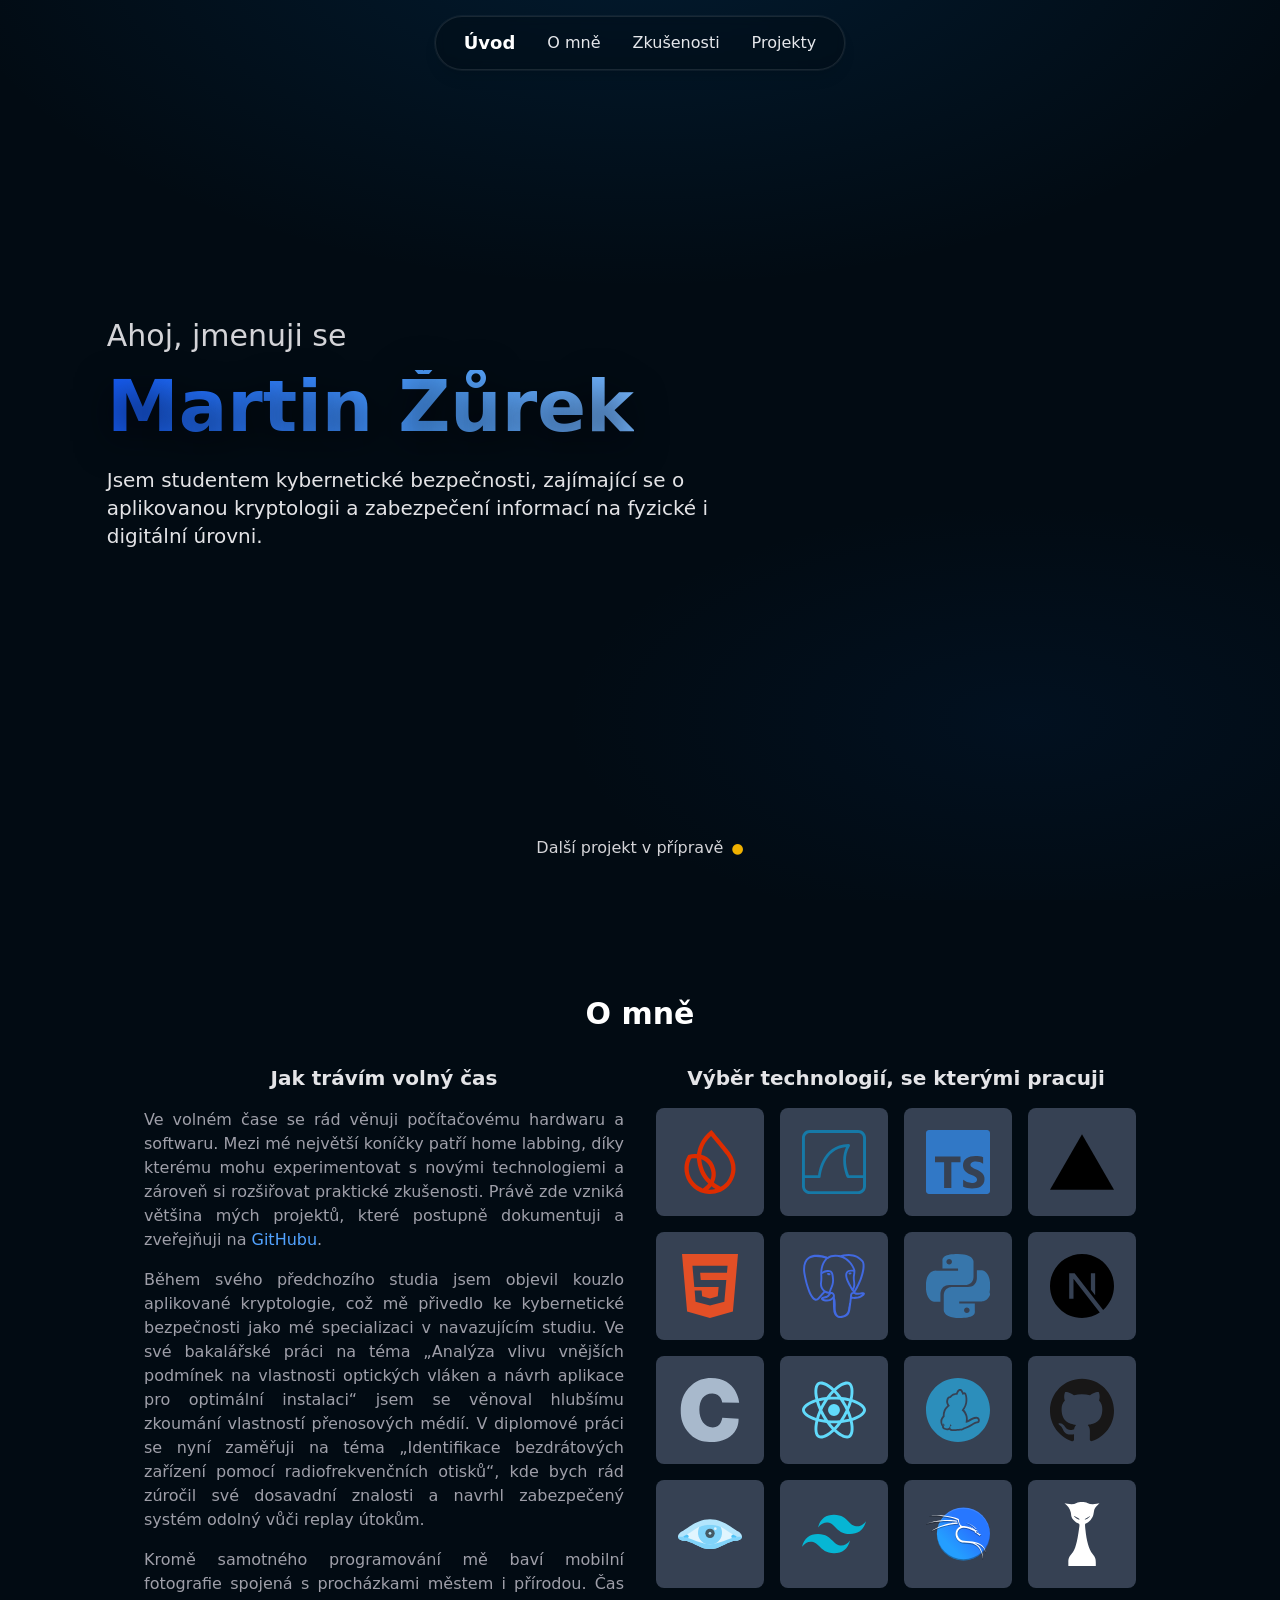
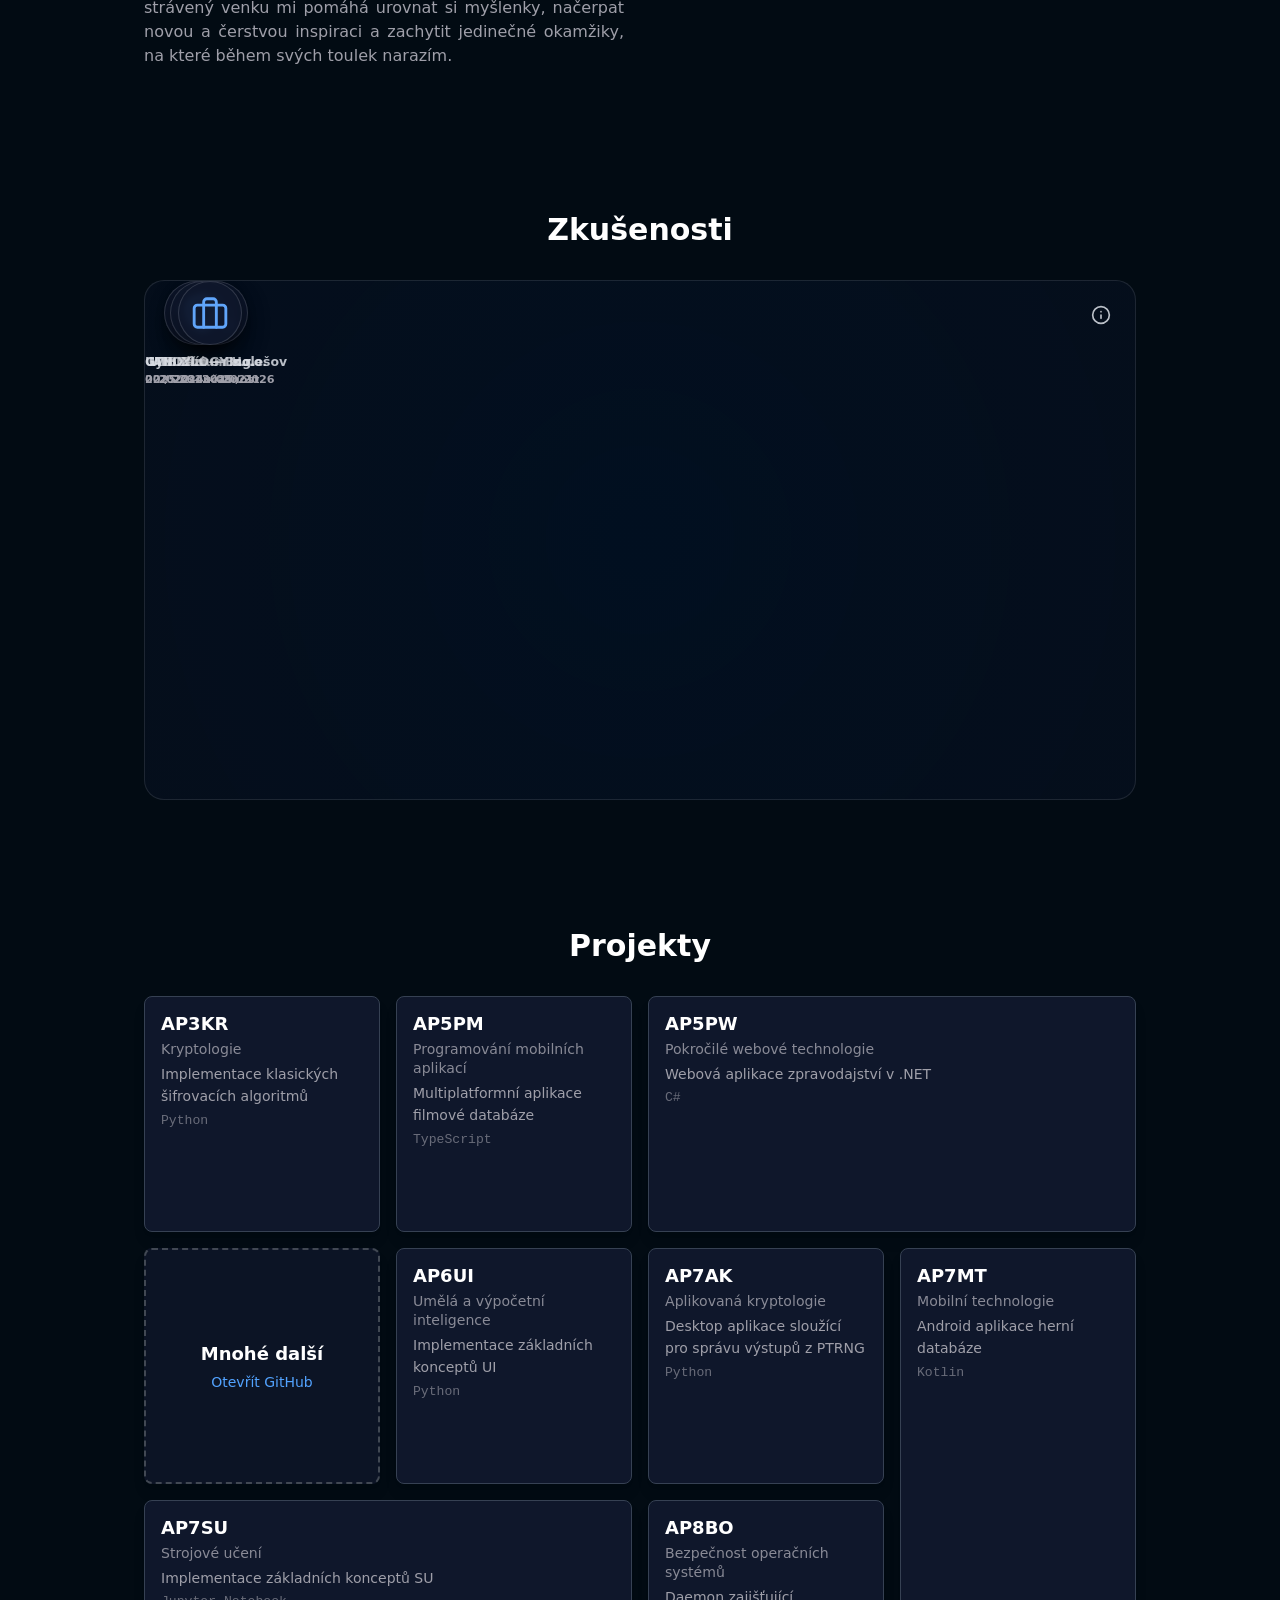
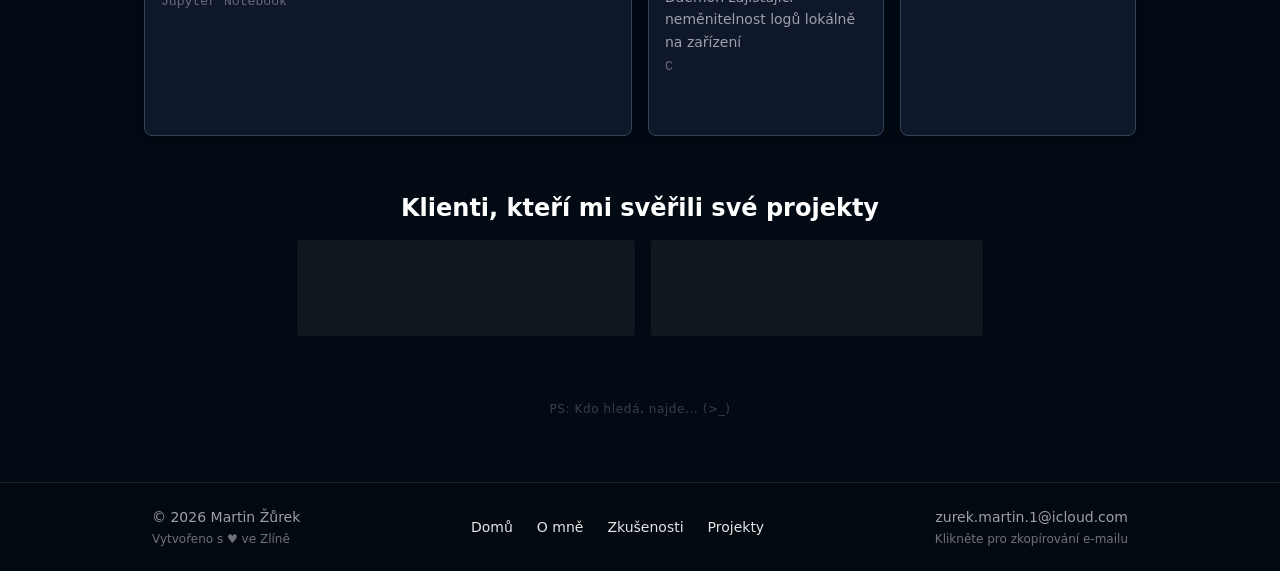
<file: index.html>
<!doctype html>
<html lang="cs" class="scroll-smooth">
    <head>
        <meta charset="UTF-8" />
        <meta name="viewport" content="width=device-width, initial-scale=1.0" />
        <title>Martin Žůrek — Portfolio</title>
        <meta name="description" content="Student kybernetické bezpečnosti, aplikované kryptologie a vývojář." />
        <meta name="author" content="Martin Žůrek" />
        <meta name="theme-color" content="#071018" />
        <meta name="robots" content="index, follow" />
        <link rel="canonical" href="https://zurekmartin.cz/" />
        <link rel="icon" href="https://zurekmartin.cz/assets/logos/zurekmartin_logo.png" type="image/png" />

        <meta property="og:title" content="Martin Žůrek — Portfolio" />
        <meta property="og:description" content="Student kybernetické bezpečnosti, aplikované kryptologie a vývojář." />
        <meta property="og:type" content="website" />
        <meta property="og:url" content="https://zurekmartin.cz/" />
        <meta property="og:image" content="https://zurekmartin.cz/assets/logos/zurekmartin_logo.png" />
        <meta property="og:locale" content="cs_CZ" />

        <meta name="twitter:card" content="summary_large_image" />
        <meta name="twitter:title" content="Martin Žůrek — Portfolio" />
        <meta name="twitter:description" content="Student kybernetické bezpečnosti, aplikované kryptologie a vývojář." />
        <meta name="twitter:image" content="https://zurekmartin.cz/assets/logos/zurekmartin_logo.png" />

        <meta http-equiv="Content-Security-Policy" content="default-src 'self'; script-src 'self'; style-src 'self' https://fonts.googleapis.com; font-src 'self' https://fonts.gstatic.com; img-src 'self' data: https:; connect-src 'self';" />

        <link rel="stylesheet" href="styles.css" />
        <script src="script.js" defer></script>
    </head>
    <body class="min-h-screen bg-[#071018] text-zinc-200 antialiased selection:bg-blue-500 selection:text-white">
        <a href="#main-content" class="sr-only focus:not-sr-only focus:fixed focus:top-4 focus:left-4 focus:z-100 focus:px-4 focus:py-2 focus:bg-blue-600 focus:text-white focus:rounded-md focus:shadow-lg">
            Přeskočit na obsah
        </a>

        <header class="fixed top-4 z-50 left-1/2 w-full max-w-4xl transform -translate-x-1/2">
            <div class="flex items-center justify-center gap-4 relative">
                <div class="desktop-pill backdrop-blur-xs border border-white/10 ring-1 ring-white/5 shadow-lg rounded-full px-6 py-3 bg-black/20">
                    <nav aria-label="Hlavní navigace" class="hidden md:block">
                        <ul id="desktop-nav" class="flex items-center gap-6 text-gray-200 text-sm sm:text-base">
                            <li><a href="#hero" class="nav-link hover:text-white/80 transition-all duration-200 focus:outline-none focus:ring-2 focus:ring-blue-400 rounded px-1" data-section="hero" aria-label="Přejít na úvodní sekci">Úvod</a></li>
                            <li><a href="#about" class="nav-link hover:text-white/80 transition-all duration-200 focus:outline-none focus:ring-2 focus:ring-blue-400 rounded px-1" data-section="about" aria-label="Přejít na sekci O mně">O mně</a></li>
                            <li><a href="#experience" class="nav-link hover:text-white/80 transition-all duration-200 focus:outline-none focus:ring-2 focus:ring-blue-400 rounded px-1" data-section="experience" aria-label="Přejít na sekci Zkušenosti">Zkušenosti</a></li>
                            <li><a href="#projects" class="nav-link hover:text-white/80 transition-all duration-200 focus:outline-none focus:ring-2 focus:ring-blue-400 rounded px-1" data-section="projects" aria-label="Přejít na sekci Projekty">Projekty</a></li>
                        </ul>
                    </nav>
                </div>
            </div>
        </header>

        <div class="mobile-button-container md:hidden" id="mobile-container">
            <div id="menu-btn" class="backdrop-blur-xs border border-white/10 ring-1 ring-white/5 shadow-lg rounded-full p-3 bg-black/20 text-white">
                <button type="button" id="icon-menu" class="mobile-menu-trigger focus:outline-none focus:ring-2 focus:ring-blue-400 rounded-full" aria-expanded="false" aria-label="Otevřít hlavní navigaci">
                    <svg xmlns="http://www.w3.org/2000/svg" class="w-6 h-6" fill="none" viewBox="0 0 24 24" stroke-width="1.5" stroke="currentColor" aria-hidden="true">
                        <path stroke-linecap="round" stroke-linejoin="round" d="M3.75 6.75h16.5M3.75 12h16.5m-16.5 5.25h16.5"/>
                    </svg>
                </button>

                <button type="button" id="panel-close" class="overlay-close focus:outline-none focus:ring-2 focus:ring-blue-400 rounded" aria-label="Zavřít menu">
                    <svg xmlns="http://www.w3.org/2000/svg" class="w-6 h-6" viewBox="0 0 24 24" fill="none" stroke-width="1.5" stroke="currentColor" aria-hidden="true">
                        <path stroke-linecap="round" stroke-linejoin="round" d="M6 18L18 6M6 6l12 12"/>
                    </svg>
                </button>

                <div class="panel-content" aria-hidden="true">
                    <nav class="overlay-nav" aria-label="Mobilní navigace">
                        <ul class="flex flex-col gap-2 text-gray-200 text-xl px-6 py-6">
                            <li><a href="#hero" class="nav-link text-center block hover:text-white/80 transition-all duration-200" data-section="hero" aria-label="Přejít na úvodní sekci">Úvod</a></li>
                            <li><a href="#about" class="nav-link text-center block hover:text-white/80 transition-all duration-200" data-section="about" aria-label="Přejít na sekci O mně">O mně</a></li>
                            <li><a href="#experience" class="nav-link text-center block hover:text-white/80 transition-all duration-200" data-section="experience" aria-label="Přejít na sekci Zkušenosti">Zkušenosti</a></li>
                            <li><a href="#projects" class="nav-link text-center block hover:text-white/80 transition-all duration-200" data-section="projects" aria-label="Přejít na sekci Projekty">Projekty</a></li>
                        </ul>
                    </nav>
                </div>
            </div>
        </div>

        <section id="hero" class="min-h-screen flex items-center justify-center relative text-white hero-bg" aria-label="Úvodní představení">
            <div id="hero-content" class="text-left px-4 max-w-5xl mx-auto relative z-10"></div>

            <div id="hero-hint" class="absolute bottom-10 left-1/2 transform -translate-x-1/2 text-center text-zinc-300 transition-opacity duration-100 z-10 pointer-events-none">
                <p>Další projekt v přípravě<span class="text-yellow-500 text-sm ml-2" aria-hidden="true">●</span></p>
            </div>
        </section>

        <main id="main-content" class="px-4 py-8 max-w-5xl mx-auto">
            <section id="about" class="py-16 scroll-mt-20" aria-labelledby="about-heading">
                <h2 id="about-heading" class="text-3xl font-bold text-white mb-8 text-center">O mně</h2>
                <div class="grid md:grid-cols-2 gap-8">
                    <article class="text-center md:text-left">
                        <h3 id="about-subheading" class="text-xl font-semibold mb-4 text-center"></h3>
                        <div id="about-paragraphs"></div>
                    </article>

                    <article class="text-center md:text-left">
                        <h3 id="tech-subheading" class="text-xl font-semibold mb-4 text-center"></h3>
                        <div id="logos-grid" class="grid grid-cols-4 gap-4" aria-label="Mřížka používaných technologií"></div>
                    </article>
                </div>
            </section>

            <section id="experience" class="py-16 scroll-mt-20" aria-labelledby="experience-heading">
                <h2 id="experience-heading" class="text-3xl font-bold text-white mb-8 text-center">Zkušenosti</h2>
                <div class="experience-container" id="experience-container">
                    <div class="experience-info-wrapper">
                        <button type="button" class="experience-info-trigger" aria-label="Nápověda k sekci zkušeností" aria-describedby="experience-tooltip-text" tabindex="0">
                            <svg class="w-5 h-5" viewBox="0 0 24 24" fill="none" stroke="currentColor" stroke-width="2" stroke-linecap="round" stroke-linejoin="round" aria-hidden="true">
                                <circle cx="12" cy="12" r="10"></circle>
                                <line x1="12" y1="16" x2="12" y2="12"></line>
                                <line x1="12" y1="8" x2="12.01" y2="8"></line>
                            </svg>
                        </button>
                        <div id="experience-tooltip-text" class="experience-info-tooltip" role="tooltip">
                            Kliknutím na položku zobrazíte více info.
                        </div>
                    </div>
                    <svg class="experience-svg" id="experience-svg" aria-hidden="true"></svg>
                    <div class="experience-nodes" id="experience-nodes"></div>
                </div>
            </section>

            <section id="projects" class="py-16 scroll-mt-20" aria-labelledby="proj-heading">
                <h2 id="proj-heading" class="text-3xl font-bold text-white mb-8 text-center">Projekty</h2>
                <div class="flex justify-center items-start pb-8">
                    <div id="bento-grid" class="bg-transparent max-w-5xl w-full grid gap-4" aria-label="Přehled vybraných projektů"></div>
                </div>

                <h3 id="clients-heading" class="text-2xl font-semibold text-white mb-4 mt-6 text-center"></h3>
                <div id="other-projects" class="mt-2 flex gap-4 justify-center items-center flex-wrap" aria-label="Logo klienti a spolupráce"></div>
            </section>

            <p class="hidden md:block text-center text-[12px] text-zinc-500/50 mb-8 select-none tracking-wider" aria-hidden="true">
                PS: Kdo hledá, najde... (&gt;_)
            </p>
        </main>

        <footer class="border-t border-white/10 bg-black/20 text-zinc-200 py-6">
            <div class="max-w-5xl mx-auto px-6 flex flex-col-reverse md:flex-row items-center justify-between gap-1 md:gap-0">
                <div class="flex flex-col-reverse md:flex-col text-center md:text-left gap-1 md:gap-0 md:space-y-1 py-0 md:py-0">
                    <p class="text-sm text-zinc-400 mt-1 md:mt-0">
                        © <span id="footer-year"></span>
                        <a id="footer-author-link" href="#" class="hover:text-white/80 transition-colors duration-200 focus:outline-none focus:ring-2 focus:ring-blue-400 rounded" target="_blank" rel="noopener noreferrer"></a>
                    </p>
                    <p id="footer-location" class="text-xs text-zinc-500"></p>
                </div>

                <nav class="hidden md:flex space-x-6 text-sm" aria-label="Navigace v patičce">
                    <a href="#hero" class="hover:text-white/80 focus:outline-none focus:ring-2 focus:ring-blue-400 rounded" aria-label="Domů">Domů</a>
                    <a href="#about" class="hover:text-white/80 focus:outline-none focus:ring-2 focus:ring-blue-400 rounded" aria-label="O mně">O mně</a>
                    <a href="#experience" class="hover:text-white/80 focus:outline-none focus:ring-2 focus:ring-blue-400 rounded" aria-label="Zkušenosti">Zkušenosti</a>
                    <a href="#projects" class="hover:text-white/80 focus:outline-none focus:ring-2 focus:ring-blue-400 rounded" aria-label="Projekty">Projekty</a>
                </nav>

                <div class="text-center md:text-right space-y-1 py-0 md:py-0">
                    <div class="flex justify-center md:justify-end items-center">
                        <a id="footer-email" href="#" class="text-sm text-zinc-400 hover:text-white/80 transition-colors duration-200 cursor-pointer focus:outline-none focus:ring-2 focus:ring-blue-400 rounded"></a>
                    </div>
                    <p class="text-xs text-zinc-500 hidden md:block">Klikněte pro zkopírování e-mailu</p>
                </div>
            </div>

            <div id="copy-toast" class="copy-toast hidden" role="status" aria-live="polite"></div>
        </footer>
    </body>
</html>
</file>
<file: styles.css>
/*! tailwindcss v4.3.3 | MIT License | https://tailwindcss.com */
@layer properties{@supports (((-webkit-hyphens:none)) and (not (margin-trim:inline))) or ((-moz-orient:inline) and (not (color:rgb(from red r g b)))){*,:before,:after,::backdrop{--tw-translate-x:0;--tw-translate-y:0;--tw-translate-z:0;--tw-rotate-x:initial;--tw-rotate-y:initial;--tw-rotate-z:initial;--tw-skew-x:initial;--tw-skew-y:initial;--tw-space-y-reverse:0;--tw-space-x-reverse:0;--tw-border-style:solid;--tw-leading:initial;--tw-font-weight:initial;--tw-tracking:initial;--tw-shadow:0 0 #0000;--tw-shadow-color:initial;--tw-shadow-alpha:100%;--tw-inset-shadow:0 0 #0000;--tw-inset-shadow-color:initial;--tw-inset-shadow-alpha:100%;--tw-ring-color:initial;--tw-ring-shadow:0 0 #0000;--tw-inset-ring-color:initial;--tw-inset-ring-shadow:0 0 #0000;--tw-ring-inset:initial;--tw-ring-offset-width:0px;--tw-ring-offset-color:#fff;--tw-ring-offset-shadow:0 0 #0000;--tw-outline-style:solid;--tw-backdrop-blur:initial;--tw-backdrop-brightness:initial;--tw-backdrop-contrast:initial;--tw-backdrop-grayscale:initial;--tw-backdrop-hue-rotate:initial;--tw-backdrop-invert:initial;--tw-backdrop-opacity:initial;--tw-backdrop-saturate:initial;--tw-backdrop-sepia:initial;--tw-duration:initial;--tw-scale-x:1;--tw-scale-y:1;--tw-scale-z:1}}}@layer theme{:root,:host{--font-sans:-apple-system, BlinkMacSystemFont, "Segoe UI", Roboto, "Helvetica Neue", "Noto Sans", Arial, sans-serif, "Apple Color Emoji", "Segoe UI Emoji", "Segoe UI Symbol", "Noto Color Emoji";--font-mono:ui-monospace, SFMono-Regular, Menlo, Monaco, Consolas, "Liberation Mono", "Courier New", monospace;--color-yellow-500:oklch(79.5% .184 86.047);--color-blue-300:oklch(80.9% .105 251.813);--color-blue-400:oklch(70.7% .165 254.624);--color-blue-500:oklch(62.3% .214 259.815);--color-blue-600:oklch(54.6% .245 262.881);--color-blue-950:oklch(28.2% .091 267.935);--color-slate-800:oklch(27.9% .041 260.031);--color-slate-900:oklch(20.8% .042 265.755);--color-slate-950:oklch(12.9% .042 264.695);--color-gray-200:oklch(92.8% .006 264.531);--color-gray-700:oklch(37.3% .034 259.733);--color-zinc-200:oklch(92% .004 286.32);--color-zinc-300:oklch(87.1% .006 286.286);--color-zinc-400:oklch(70.5% .015 286.067);--color-zinc-500:oklch(55.2% .016 285.938);--color-black:#000;--color-white:#fff;--spacing:.25rem;--container-2xl:42rem;--container-3xl:48rem;--container-4xl:56rem;--container-5xl:64rem;--text-xs:.75rem;--text-xs--line-height:calc(1 / .75);--text-sm:.875rem;--text-sm--line-height:calc(1.25 / .875);--text-base:1rem;--text-base--line-height:calc(1.5 / 1);--text-lg:1.125rem;--text-lg--line-height:calc(1.75 / 1.125);--text-xl:1.25rem;--text-xl--line-height:calc(1.75 / 1.25);--text-2xl:1.5rem;--text-2xl--line-height:calc(2 / 1.5);--text-3xl:1.875rem;--text-3xl--line-height:calc(2.25 / 1.875);--text-5xl:3rem;--text-5xl--line-height:1;--text-7xl:4.5rem;--text-7xl--line-height:1;--font-weight-normal:400;--font-weight-medium:500;--font-weight-semibold:600;--font-weight-bold:700;--font-weight-extrabold:800;--tracking-wider:.05em;--leading-tight:1.25;--leading-relaxed:1.625;--radius-md:.375rem;--radius-lg:.5rem;--blur-xs:4px;--default-transition-duration:.15s;--default-transition-timing-function:cubic-bezier(.4, 0, .2, 1);--default-font-family:var(--font-sans);--default-mono-font-family:var(--font-mono);--color-brand-blue-dark:oklch(54.6% .245 262.88);--color-brand-blue:oklch(70.7% .165 254.62);--color-brand-blue-light:oklch(80.9% .105 251.81);--color-brand-blue-ghost:oklch(92.8% .035 250)}}@layer base{*,:after,:before,::backdrop{box-sizing:border-box;border:0 solid;margin:0;padding:0}::file-selector-button{box-sizing:border-box;border:0 solid;margin:0;padding:0}html,:host{-webkit-text-size-adjust:100%;tab-size:4;line-height:1.5;font-family:var(--default-font-family,-apple-system, BlinkMacSystemFont, "Segoe UI", Roboto, "Helvetica Neue", "Noto Sans", Arial, sans-serif, "Apple Color Emoji", "Segoe UI Emoji", "Segoe UI Symbol", "Noto Color Emoji");font-feature-settings:var(--default-font-feature-settings,normal);font-variation-settings:var(--default-font-variation-settings,normal);-webkit-tap-highlight-color:transparent}hr{height:0;color:inherit;border-top-width:1px}abbr:where([title]){-webkit-text-decoration:underline dotted;text-decoration:underline dotted}h1,h2,h3,h4,h5,h6{font-size:inherit;font-weight:inherit}a{color:inherit;-webkit-text-decoration:inherit;-webkit-text-decoration:inherit;-webkit-text-decoration:inherit;text-decoration:inherit}b,strong{font-weight:bolder}code,kbd,samp,pre{font-family:var(--default-mono-font-family,ui-monospace, SFMono-Regular, Menlo, Monaco, Consolas, "Liberation Mono", "Courier New", monospace);font-feature-settings:var(--default-mono-font-feature-settings,normal);font-variation-settings:var(--default-mono-font-variation-settings,normal);font-size:1em}small{font-size:80%}sub,sup{vertical-align:baseline;font-size:75%;line-height:0;position:relative}sub{bottom:-.25em}sup{top:-.5em}table{text-indent:0;border-color:inherit;border-collapse:collapse}:-moz-focusring:where(:not(iframe)){outline:auto}progress{vertical-align:baseline}summary{display:list-item}ol,ul,menu{list-style:none}img,svg,video,canvas,audio,iframe,embed,object{vertical-align:middle;display:block}img,video{max-width:100%;height:auto}button,input,select,optgroup,textarea{font:inherit;font-feature-settings:inherit;font-variation-settings:inherit;letter-spacing:inherit;color:inherit;opacity:1;background-color:#0000;border-radius:0}::file-selector-button{font:inherit;font-feature-settings:inherit;font-variation-settings:inherit;letter-spacing:inherit;color:inherit;opacity:1;background-color:#0000;border-radius:0}:where(select:is([multiple],[size])) optgroup{font-weight:bolder}:where(select:is([multiple],[size])) optgroup option{padding-inline-start:20px}::file-selector-button{margin-inline-end:4px}::placeholder{opacity:1}@supports (not ((-webkit-appearance:-apple-pay-button))) or (contain-intrinsic-size:1px){::placeholder{color:currentColor}@supports (color:color-mix(in lab, red, red)){::placeholder{color:color-mix(in oklab, currentcolor 50%, transparent)}}}textarea{resize:vertical}::-webkit-search-decoration{-webkit-appearance:none}::-webkit-date-and-time-value{min-height:1lh;text-align:inherit}::-webkit-datetime-edit{display:inline-flex}::-webkit-datetime-edit-fields-wrapper{padding:0}::-webkit-datetime-edit{padding-block:0}::-webkit-datetime-edit-year-field{padding-block:0}::-webkit-datetime-edit-month-field{padding-block:0}::-webkit-datetime-edit-day-field{padding-block:0}::-webkit-datetime-edit-hour-field{padding-block:0}::-webkit-datetime-edit-minute-field{padding-block:0}::-webkit-datetime-edit-second-field{padding-block:0}::-webkit-datetime-edit-millisecond-field{padding-block:0}::-webkit-datetime-edit-meridiem-field{padding-block:0}::-webkit-calendar-picker-indicator{line-height:1}:-moz-ui-invalid{box-shadow:none}button,input:where([type=button],[type=reset],[type=submit]){appearance:button}::file-selector-button{appearance:button}::-webkit-inner-spin-button{height:auto}::-webkit-outer-spin-button{height:auto}[hidden]:where(:not([hidden=until-found])){display:none!important}}@layer components;@layer utilities{.pointer-events-none{pointer-events:none}.sr-only{clip-path:inset(50%);white-space:nowrap;border-width:0;width:1px;height:1px;margin:-1px;padding:0;position:absolute;overflow:hidden}.absolute{position:absolute}.fixed{position:fixed}.relative{position:relative}.top-4{top:calc(var(--spacing) * 4)}.bottom-10{bottom:calc(var(--spacing) * 10)}.left-1\/2{left:50%}.z-10{z-index:10}.z-50{z-index:50}.container{width:100%}@media (min-width:40rem){.container{max-width:40rem}}@media (min-width:48rem){.container{max-width:48rem}}@media (min-width:64rem){.container{max-width:64rem}}@media (min-width:80rem){.container{max-width:80rem}}@media (min-width:96rem){.container{max-width:96rem}}.mx-auto{margin-inline:auto}.mt-1{margin-top:var(--spacing)}.mt-2{margin-top:calc(var(--spacing) * 2)}.mt-6{margin-top:calc(var(--spacing) * 6)}.mb-1{margin-bottom:var(--spacing)}.mb-2{margin-bottom:calc(var(--spacing) * 2)}.mb-4{margin-bottom:calc(var(--spacing) * 4)}.mb-6{margin-bottom:calc(var(--spacing) * 6)}.mb-8{margin-bottom:calc(var(--spacing) * 8)}.ml-2{margin-left:calc(var(--spacing) * 2)}.block{display:block}.flex{display:flex}.grid{display:grid}.hidden{display:none}.inline-flex{display:inline-flex}.h-5{height:calc(var(--spacing) * 5)}.h-6{height:calc(var(--spacing) * 6)}.h-8{height:calc(var(--spacing) * 8)}.h-24{height:calc(var(--spacing) * 24)}.h-full{height:100%}.min-h-screen{min-height:100vh}.w-5{width:calc(var(--spacing) * 5)}.w-6{width:calc(var(--spacing) * 6)}.w-8{width:calc(var(--spacing) * 8)}.w-auto{width:auto}.w-full{width:100%}.max-w-2xl{max-width:var(--container-2xl)}.max-w-3xl{max-width:var(--container-3xl)}.max-w-4xl{max-width:var(--container-4xl)}.max-w-5xl{max-width:var(--container-5xl)}.flex-1{flex:1}.-translate-x-1\/2{--tw-translate-x:calc(calc(1 / 2 * 100%) * -1);translate:var(--tw-translate-x) var(--tw-translate-y)}.transform{transform:var(--tw-rotate-x,) var(--tw-rotate-y,) var(--tw-rotate-z,) var(--tw-skew-x,) var(--tw-skew-y,)}.cursor-pointer{cursor:pointer}.resize{resize:both}.scroll-mt-20{scroll-margin-top:calc(var(--spacing) * 20)}.grid-cols-4{grid-template-columns:repeat(4,minmax(0,1fr))}.flex-col{flex-direction:column}.flex-col-reverse{flex-direction:column-reverse}.flex-wrap{flex-wrap:wrap}.items-center{align-items:center}.items-start{align-items:flex-start}.justify-between{justify-content:space-between}.justify-center{justify-content:center}.gap-1{gap:var(--spacing)}.gap-2{gap:calc(var(--spacing) * 2)}.gap-4{gap:calc(var(--spacing) * 4)}.gap-6{gap:calc(var(--spacing) * 6)}.gap-8{gap:calc(var(--spacing) * 8)}:where(.space-y-1>:not(:last-child)){--tw-space-y-reverse:0;margin-block-start:calc(var(--spacing) * var(--tw-space-y-reverse));margin-block-end:calc(var(--spacing) * calc(1 - var(--tw-space-y-reverse)))}:where(.space-x-6>:not(:last-child)){--tw-space-x-reverse:0;margin-inline-start:calc(calc(var(--spacing) * 6) * var(--tw-space-x-reverse));margin-inline-end:calc(calc(var(--spacing) * 6) * calc(1 - var(--tw-space-x-reverse)))}.self-start{align-self:flex-start}.scroll-smooth{scroll-behavior:smooth}.rounded{border-radius:.25rem}.rounded-full{border-radius:3.40282e38px}.rounded-lg{border-radius:var(--radius-lg)}.border{border-style:var(--tw-border-style);border-width:1px}.border-t{border-top-style:var(--tw-border-style);border-top-width:1px}.border-gray-700{border-color:var(--color-gray-700)}.border-white\/10{border-color:#ffffff1a}@supports (color:color-mix(in lab, red, red)){.border-white\/10{border-color:color-mix(in oklab, var(--color-white) 10%, transparent)}}.bg-\[\#071018\]{background-color:#071018}.bg-black\/20{background-color:#0003}@supports (color:color-mix(in lab, red, red)){.bg-black\/20{background-color:color-mix(in oklab, var(--color-black) 20%, transparent)}}.bg-blue-500{background-color:var(--color-blue-500)}.bg-blue-950\/60{background-color:#16245699}@supports (color:color-mix(in lab, red, red)){.bg-blue-950\/60{background-color:color-mix(in oklab, var(--color-blue-950) 60%, transparent)}}.bg-slate-900{background-color:var(--color-slate-900)}.bg-slate-900\/80{background-color:#0f172bcc}@supports (color:color-mix(in lab, red, red)){.bg-slate-900\/80{background-color:color-mix(in oklab, var(--color-slate-900) 80%, transparent)}}.bg-transparent{background-color:#0000}.bg-white\/5{background-color:#ffffff0d}@supports (color:color-mix(in lab, red, red)){.bg-white\/5{background-color:color-mix(in oklab, var(--color-white) 5%, transparent)}}.object-contain{object-fit:contain}.p-1{padding:var(--spacing)}.p-2{padding:calc(var(--spacing) * 2)}.p-3{padding:calc(var(--spacing) * 3)}.p-4{padding:calc(var(--spacing) * 4)}.px-1{padding-inline:var(--spacing)}.px-1\.5{padding-inline:calc(var(--spacing) * 1.5)}.px-2{padding-inline:calc(var(--spacing) * 2)}.px-4{padding-inline:calc(var(--spacing) * 4)}.px-6{padding-inline:calc(var(--spacing) * 6)}.py-0{padding-block:0}.py-0\.5{padding-block:calc(var(--spacing) * .5)}.py-1{padding-block:var(--spacing)}.py-3{padding-block:calc(var(--spacing) * 3)}.py-6{padding-block:calc(var(--spacing) * 6)}.py-8{padding-block:calc(var(--spacing) * 8)}.py-16{padding-block:calc(var(--spacing) * 16)}.pt-32{padding-top:calc(var(--spacing) * 32)}.pb-8{padding-bottom:calc(var(--spacing) * 8)}.pb-16{padding-bottom:calc(var(--spacing) * 16)}.pl-4{padding-left:calc(var(--spacing) * 4)}.text-center{text-align:center}.text-justify{text-align:justify}.text-left{text-align:left}.font-mono{font-family:var(--font-mono)}.text-2xl{font-size:var(--text-2xl);line-height:var(--tw-leading,var(--text-2xl--line-height))}.text-3xl{font-size:var(--text-3xl);line-height:var(--tw-leading,var(--text-3xl--line-height))}.text-5xl{font-size:var(--text-5xl);line-height:var(--tw-leading,var(--text-5xl--line-height))}.text-lg{font-size:var(--text-lg);line-height:var(--tw-leading,var(--text-lg--line-height))}.text-sm{font-size:var(--text-sm);line-height:var(--tw-leading,var(--text-sm--line-height))}.text-xl{font-size:var(--text-xl);line-height:var(--tw-leading,var(--text-xl--line-height))}.text-xs{font-size:var(--text-xs);line-height:var(--tw-leading,var(--text-xs--line-height))}.text-\[0\.7rem\]{font-size:.7rem}.text-\[12px\]{font-size:12px}.leading-relaxed{--tw-leading:var(--leading-relaxed);line-height:var(--leading-relaxed)}.leading-tight{--tw-leading:var(--leading-tight);line-height:var(--leading-tight)}.font-bold{--tw-font-weight:var(--font-weight-bold);font-weight:var(--font-weight-bold)}.font-extrabold{--tw-font-weight:var(--font-weight-extrabold);font-weight:var(--font-weight-extrabold)}.font-medium{--tw-font-weight:var(--font-weight-medium);font-weight:var(--font-weight-medium)}.font-normal{--tw-font-weight:var(--font-weight-normal);font-weight:var(--font-weight-normal)}.font-semibold{--tw-font-weight:var(--font-weight-semibold);font-weight:var(--font-weight-semibold)}.tracking-wider{--tw-tracking:var(--tracking-wider);letter-spacing:var(--tracking-wider)}.text-blue-300{color:var(--color-blue-300)}.text-blue-300\/70{color:#90c5ffb3}@supports (color:color-mix(in lab, red, red)){.text-blue-300\/70{color:color-mix(in oklab, var(--color-blue-300) 70%, transparent)}}.text-blue-400{color:var(--color-blue-400)}.text-gray-200{color:var(--color-gray-200)}.text-slate-950{color:var(--color-slate-950)}.text-white{color:var(--color-white)}.text-yellow-500{color:var(--color-yellow-500)}.text-zinc-200{color:var(--color-zinc-200)}.text-zinc-300{color:var(--color-zinc-300)}.text-zinc-400{color:var(--color-zinc-400)}.text-zinc-500{color:var(--color-zinc-500)}.text-zinc-500\/50{color:#71717b80}@supports (color:color-mix(in lab, red, red)){.text-zinc-500\/50{color:color-mix(in oklab, var(--color-zinc-500) 50%, transparent)}}.italic{font-style:italic}.antialiased{-webkit-font-smoothing:antialiased;-moz-osx-font-smoothing:grayscale}.opacity-0{opacity:0}.opacity-100{opacity:1}.shadow-lg{--tw-shadow:0 10px 15px -3px var(--tw-shadow-color,#0000001a), 0 4px 6px -4px var(--tw-shadow-color,#0000001a);box-shadow:var(--tw-inset-shadow), var(--tw-inset-ring-shadow), var(--tw-ring-offset-shadow), var(--tw-ring-shadow), var(--tw-shadow)}.ring-1{--tw-ring-shadow:var(--tw-ring-inset,) 0 0 0 calc(1px + var(--tw-ring-offset-width)) var(--tw-ring-color,currentcolor);box-shadow:var(--tw-inset-shadow), var(--tw-inset-ring-shadow), var(--tw-ring-offset-shadow), var(--tw-ring-shadow), var(--tw-shadow)}.ring-white\/5{--tw-ring-color:#ffffff0d}@supports (color:color-mix(in lab, red, red)){.ring-white\/5{--tw-ring-color:color-mix(in oklab, var(--color-white) 5%, transparent)}}.outline{outline-style:var(--tw-outline-style);outline-width:1px}.backdrop-blur-xs{--tw-backdrop-blur:blur(var(--blur-xs));-webkit-backdrop-filter:var(--tw-backdrop-blur,) var(--tw-backdrop-brightness,) var(--tw-backdrop-contrast,) var(--tw-backdrop-grayscale,) var(--tw-backdrop-hue-rotate,) var(--tw-backdrop-invert,) var(--tw-backdrop-opacity,) var(--tw-backdrop-saturate,) var(--tw-backdrop-sepia,);backdrop-filter:var(--tw-backdrop-blur,) var(--tw-backdrop-brightness,) var(--tw-backdrop-contrast,) var(--tw-backdrop-grayscale,) var(--tw-backdrop-hue-rotate,) var(--tw-backdrop-invert,) var(--tw-backdrop-opacity,) var(--tw-backdrop-saturate,) var(--tw-backdrop-sepia,)}.transition{transition-property:color,background-color,border-color,outline-color,text-decoration-color,fill,stroke,--tw-gradient-from,--tw-gradient-via,--tw-gradient-to,opacity,box-shadow,transform,translate,scale,rotate,filter,-webkit-backdrop-filter,backdrop-filter,display,content-visibility,overlay,pointer-events;transition-timing-function:var(--tw-ease,var(--default-transition-timing-function));transition-duration:var(--tw-duration,var(--default-transition-duration))}.transition-all{transition-property:all;transition-timing-function:var(--tw-ease,var(--default-transition-timing-function));transition-duration:var(--tw-duration,var(--default-transition-duration))}.transition-colors{transition-property:color,background-color,border-color,outline-color,text-decoration-color,fill,stroke,--tw-gradient-from,--tw-gradient-via,--tw-gradient-to;transition-timing-function:var(--tw-ease,var(--default-transition-timing-function));transition-duration:var(--tw-duration,var(--default-transition-duration))}.transition-opacity{transition-property:opacity;transition-timing-function:var(--tw-ease,var(--default-transition-timing-function));transition-duration:var(--tw-duration,var(--default-transition-duration))}.transition-transform{transition-property:transform,translate,scale,rotate;transition-timing-function:var(--tw-ease,var(--default-transition-timing-function));transition-duration:var(--tw-duration,var(--default-transition-duration))}.duration-100{--tw-duration:.1s;transition-duration:.1s}.duration-200{--tw-duration:.2s;transition-duration:.2s}.duration-300{--tw-duration:.3s;transition-duration:.3s}.select-none{-webkit-user-select:none;user-select:none}.selection\:bg-blue-500 ::selection{background-color:var(--color-blue-500)}.selection\:bg-blue-500::selection{background-color:var(--color-blue-500)}.selection\:text-white ::selection{color:var(--color-white)}.selection\:text-white::selection{color:var(--color-white)}@media (hover:hover){.hover\:scale-105:hover{--tw-scale-x:105%;--tw-scale-y:105%;--tw-scale-z:105%;scale:var(--tw-scale-x) var(--tw-scale-y)}.hover\:bg-blue-400:hover{background-color:var(--color-blue-400)}.hover\:bg-slate-800:hover{background-color:var(--color-slate-800)}.hover\:text-blue-300:hover{color:var(--color-blue-300)}.hover\:text-white\/80:hover{color:#fffc}@supports (color:color-mix(in lab, red, red)){.hover\:text-white\/80:hover{color:color-mix(in oklab, var(--color-white) 80%, transparent)}}.hover\:shadow-2xl:hover{--tw-shadow:0 25px 50px -12px var(--tw-shadow-color,#00000040);box-shadow:var(--tw-inset-shadow), var(--tw-inset-ring-shadow), var(--tw-ring-offset-shadow), var(--tw-ring-shadow), var(--tw-shadow)}.hover\:shadow-blue-500\/25:hover{--tw-shadow-color:#3080ff40}@supports (color:color-mix(in lab, red, red)){.hover\:shadow-blue-500\/25:hover{--tw-shadow-color:color-mix(in oklab, color-mix(in oklab, var(--color-blue-500) 25%, transparent) var(--tw-shadow-alpha), transparent)}}}.focus\:not-sr-only:focus{clip-path:none;white-space:normal;width:auto;height:auto;margin:0;padding:0;position:static;overflow:visible}.focus\:fixed:focus{position:fixed}.focus\:top-4:focus{top:calc(var(--spacing) * 4)}.focus\:left-4:focus{left:calc(var(--spacing) * 4)}.focus\:z-100:focus{z-index:100}.focus\:rounded-md:focus{border-radius:var(--radius-md)}.focus\:bg-blue-600:focus{background-color:var(--color-blue-600)}.focus\:px-4:focus{padding-inline:calc(var(--spacing) * 4)}.focus\:py-2:focus{padding-block:calc(var(--spacing) * 2)}.focus\:text-white:focus{color:var(--color-white)}.focus\:shadow-lg:focus{--tw-shadow:0 10px 15px -3px var(--tw-shadow-color,#0000001a), 0 4px 6px -4px var(--tw-shadow-color,#0000001a);box-shadow:var(--tw-inset-shadow), var(--tw-inset-ring-shadow), var(--tw-ring-offset-shadow), var(--tw-ring-shadow), var(--tw-shadow)}.focus\:ring-2:focus{--tw-ring-shadow:var(--tw-ring-inset,) 0 0 0 calc(2px + var(--tw-ring-offset-width)) var(--tw-ring-color,currentcolor);box-shadow:var(--tw-inset-shadow), var(--tw-inset-ring-shadow), var(--tw-ring-offset-shadow), var(--tw-ring-shadow), var(--tw-shadow)}.focus\:ring-blue-400:focus{--tw-ring-color:var(--color-blue-400)}.focus\:outline-none:focus{--tw-outline-style:none;outline-style:none}@media (min-width:40rem){.sm\:text-base{font-size:var(--text-base);line-height:var(--tw-leading,var(--text-base--line-height))}}@media (min-width:48rem){.md\:mt-0{margin-top:0}.md\:mb-8{margin-bottom:calc(var(--spacing) * 8)}.md\:block{display:block}.md\:flex{display:flex}.md\:hidden{display:none}.md\:grid-cols-2{grid-template-columns:repeat(2,minmax(0,1fr))}.md\:flex-col{flex-direction:column}.md\:flex-row{flex-direction:row}.md\:justify-end{justify-content:flex-end}.md\:gap-0{gap:0}:where(.md\:space-y-1>:not(:last-child)){--tw-space-y-reverse:0;margin-block-start:calc(var(--spacing) * var(--tw-space-y-reverse));margin-block-end:calc(var(--spacing) * calc(1 - var(--tw-space-y-reverse)))}.md\:py-0{padding-block:0}.md\:text-left{text-align:left}.md\:text-right{text-align:right}.md\:text-2xl{font-size:var(--text-2xl);line-height:var(--tw-leading,var(--text-2xl--line-height))}.md\:text-3xl{font-size:var(--text-3xl);line-height:var(--tw-leading,var(--text-3xl--line-height))}.md\:text-7xl{font-size:var(--text-7xl);line-height:var(--tw-leading,var(--text-7xl--line-height))}.md\:text-base{font-size:var(--text-base);line-height:var(--tw-leading,var(--text-base--line-height))}.md\:text-xl{font-size:var(--text-xl);line-height:var(--tw-leading,var(--text-xl--line-height))}}}:root{color-scheme:dark;--ui-backdrop-blur:4px;--ui-overlay-alpha:.2;--ui-border-alpha:.1;--thesis-vertical-gap:1.25rem}html{scroll-behavior:smooth}body{background-color:oklch(14.5% .025 240);font-family:system-ui,-apple-system,Segoe UI,Roboto,Helvetica Neue,Arial,Noto Sans,sans-serif}.copy-toast{color:oklch(75% .14 230);z-index:9999;opacity:0;pointer-events:none;white-space:nowrap;background-color:oklch(20.8% .042 265.75/.95);border:1px solid oklch(75% .14 230/.4);border-radius:9999px;padding:.6rem 1.2rem;font-size:.88rem;font-weight:600;transition:opacity .3s;position:fixed;bottom:1.5rem;left:50%;transform:translate(-50%);box-shadow:0 10px 25px -5px oklch(0% 0 0/.5)}.copy-toast.show{opacity:1;pointer-events:auto}.backdrop-blur-xs{-webkit-backdrop-filter:blur(var(--ui-backdrop-blur));backdrop-filter:blur(var(--ui-backdrop-blur))}#hero{min-height:100vh}.hero-bg{background-image:radial-gradient(80% 60% at 50% -10%,oklch(50% .15 250/.18) 0%,#0000 70%),radial-gradient(60% 40% at 80% 80%,oklch(40% .15 255/.1) 0%,#0000 60%)}.hero-name{background:linear-gradient(90deg, var(--color-brand-blue-dark) 0%, var(--color-brand-blue) 35%, var(--color-brand-blue-light) 70%, var(--color-brand-blue-ghost) 100%);-webkit-text-fill-color:transparent;color:#0000;text-shadow:0 10px 36px oklch(10% .03 260/.7);background-position:0;background-size:180% 100%;-webkit-background-clip:text;background-clip:text;font-weight:800;animation:1s both heroNameFade;display:inline-block}@keyframes heroNameFade{0%{opacity:0;filter:blur(2px);transform:translateY(8px)scale(.995)}to{opacity:1;filter:blur();transform:translate(0)scale(1)}}.tech-tile,.project-tile,.bento-placeholder{z-index:1;transition:transform .3s cubic-bezier(.25,1,.5,1),background-color .3s,box-shadow .3s;position:relative;transform:translate(0)scale(1)}.tech-tile{padding:var(--tech-padding,12px);aspect-ratio:1;background-color:oklch(37.3% .034 259.73);border-radius:.5rem;justify-content:center;align-items:center;display:flex}.tech-tile:hover{z-index:30;background-color:oklch(45% .04 260);transform:translate(0)scale(1.12);box-shadow:0 20px 25px -5px oklch(0% 0 0/.5),0 8px 10px -6px oklch(0% 0 0/.5)}.tech-tile svg{width:var(--tech-icon-size,64px);height:var(--tech-icon-size,64px)}.project-tile:hover{z-index:30;transform:translate(0)scale(1.05);box-shadow:0 25px 50px -12px oklch(0% 0 0/.7)}.project-tile:hover .hover-label{opacity:1}.project-tile .hover-label{opacity:0;transition:opacity .3s}.project-tile .project-subtitle{color:oklch(70.5% .015 286.06/.85);white-space:normal;word-break:break-word;margin-top:.25rem;margin-bottom:.25rem;font-size:.88rem;font-weight:500;line-height:1.35;display:block}.project-tile .project-language{color:oklch(70.5% .015 286.06/.62);margin-top:.18rem;font-size:.82rem}.bento-placeholder{border:2px dashed oklch(40% .02 260)}.bento-placeholder:hover{z-index:30;transform:translate(0)scale(1.05);box-shadow:0 25px 50px -12px oklch(0% 0 0/.7)}#logos-grid,#bento-grid{isolation:isolate}.mobile-button-container{z-index:70;position:fixed;top:1rem;right:1rem}.mobile-button-container #menu-btn{--menu-closed-size:3rem;--menu-open-height:260px;width:var(--menu-closed-size);height:var(--menu-closed-size);background:oklch(0% 0 0 / var(--ui-overlay-alpha));border:1px solid oklch(100% 0 0 / var(--ui-border-alpha));-webkit-backdrop-filter:blur(var(--ui-backdrop-blur));backdrop-filter:blur(var(--ui-backdrop-blur));transform-origin:100% 0;border-radius:50%;justify-content:center;align-items:center;margin:0;padding:0;transition:width .36s cubic-bezier(.2,.9,.2,1),height .36s cubic-bezier(.2,.9,.2,1),border-radius .36s cubic-bezier(.2,.9,.2,1),background .22s,box-shadow .22s;display:flex;position:fixed;top:1rem;right:1rem;overflow:hidden;box-shadow:0 8px 22px oklch(10% .03 260/.55)}.mobile-button-container #menu-btn .mobile-menu-trigger{color:#fff;cursor:pointer;z-index:6;opacity:1;background:0 0;border:0;justify-content:center;align-items:center;width:100%;height:100%;margin:0;padding:0;transition:opacity .16s,transform .2s cubic-bezier(.2,.9,.2,1);display:flex;position:absolute;top:0;left:0}.mobile-button-container #menu-btn .panel-content{box-sizing:border-box;opacity:0;pointer-events:none;border:none;justify-content:center;align-items:center;width:100%;height:100%;transition:opacity .2s,transform .36s cubic-bezier(.2,.9,.2,1);display:flex;position:absolute;inset:0}.mobile-button-container #menu-btn .panel-content .overlay-nav{justify-content:center;align-items:center;width:100%;display:flex}.mobile-button-container #menu-btn .panel-content .overlay-nav ul{box-sizing:border-box;flex-direction:column;justify-content:center;align-items:center;gap:.65rem;width:100%;margin:0;padding:0;list-style:none;display:flex}.mobile-button-container #menu-btn .panel-content .overlay-nav ul li{text-align:center;width:100%}.mobile-button-container #menu-btn .panel-content .overlay-nav ul li .nav-link{text-align:center;width:100%;font-size:1.16rem;line-height:1.6;display:block}.mobile-button-container #menu-btn .panel-content .overlay-nav ul li:first-child .nav-link{font-size:1.24rem;font-weight:700}.mobile-button-container #menu-btn .overlay-close{color:#fff;z-index:7;opacity:0;pointer-events:none;cursor:pointer;background:0 0;border:none;transition:opacity .16s,transform .2s cubic-bezier(.2,.9,.2,1);position:absolute;top:10px;right:10px;transform:translate(0)scale(.9)}.mobile-button-container #menu-btn.open{height:var(--menu-open-height);background:oklch(0% 0 0 / var(--ui-overlay-alpha));transform-origin:100% 0;z-index:80;border-radius:12px;width:calc(100% - 2rem);max-width:56rem;padding:0;position:fixed;top:1rem;right:1rem;box-shadow:0 18px 40px oklch(10% .03 260/.55)}.mobile-button-container #menu-btn.open .panel-content{opacity:1;pointer-events:auto}.mobile-button-container #menu-btn.open .overlay-close{opacity:1;pointer-events:auto;transform:translate(0)scale(1)}.mobile-button-container #menu-btn.open .mobile-menu-trigger{opacity:0;pointer-events:none;transform:translate(0)scale(.9)}.mobile-button-container #menu-btn svg.w-6,.mobile-button-container #menu-btn svg.h-6{width:24px;height:24px}.experience-container{border:1px solid oklch(100% 0 0 / var(--ui-border-alpha));contain:layout paint;background:radial-gradient(circle,oklch(35% .15 260/.12) 0%,oklch(20% .05 265/.35) 100%);border-radius:1.25rem;width:100%;height:520px;min-height:520px;position:relative;overflow:hidden}.experience-info-wrapper{top:var(--thesis-vertical-gap,1.25rem);right:var(--thesis-vertical-gap,1.25rem);z-index:10;align-items:center;display:flex;position:absolute}.experience-info-wrapper:hover .experience-info-tooltip{opacity:1;visibility:visible}.experience-info-wrapper .experience-info-trigger{color:oklch(90% .01 260/.85);cursor:pointer;background:0 0;border:0;border-radius:.375rem;justify-content:center;align-items:center;padding:.25rem;transition:color .2s,transform .2s;display:inline-flex}.experience-info-wrapper .experience-info-trigger:hover,.experience-info-wrapper .experience-info-trigger:focus-visible{color:var(--color-brand-blue);outline:none;transform:translate(0)scale(1.1)}.experience-info-wrapper .experience-info-trigger:focus-visible+.experience-info-tooltip{opacity:1;visibility:visible}.experience-info-wrapper .experience-info-tooltip{-webkit-backdrop-filter:blur(8px);color:oklch(90% .01 260);white-space:nowrap;pointer-events:none;opacity:0;visibility:hidden;background:oklch(20.8% .042 265.75/.95);border:1px solid oklch(70.5% .015 286.06/.24);border-radius:.5rem;padding:.45rem .8rem;font-size:.78rem;font-weight:500;transition:opacity .2s,visibility .2s;position:absolute;top:50%;right:calc(100% + .75rem);transform:translateY(-50%);box-shadow:0 10px 25px -5px oklch(0% 0 0/.5)}.experience-svg{pointer-events:none;z-index:1;width:100%;height:100%;position:absolute;inset:0}.experience-nodes{z-index:2;width:100%;height:100%;position:absolute;inset:0}.experience-node-wrapper{cursor:pointer;will-change:transform;flex-direction:column;justify-content:center;align-items:center;display:flex;position:absolute;top:0;left:0}.experience-node-wrapper:hover .experience-node-pill{transform:translate(0)scale(1.15)}.experience-node-wrapper:hover .experience-node-label{color:#fff}.experience-node-wrapper.has-expandable:hover .experience-node-pill .node-logo{opacity:0;transform:translate(0)scale(.6)}.experience-node-wrapper.has-expandable:hover .experience-node-pill .node-plus-icon{opacity:1;transform:translate(0)scale(1)rotate(0)}.experience-node-pill{width:64px;height:64px;-webkit-backdrop-filter:blur(var(--ui-backdrop-blur));backdrop-filter:blur(var(--ui-backdrop-blur));transform-origin:50%;background:oklch(20.8% .042 265.75/.85);border:1px solid oklch(100% 0 0/.15);border-radius:50%;justify-content:center;align-items:center;transition:transform .3s cubic-bezier(.2,.9,.2,1),background .22s;display:flex;position:relative;overflow:hidden;box-shadow:0 10px 25px -5px oklch(0% 0 0/.5)}.experience-node-pill .node-logo,.experience-node-pill .node-plus-icon{transform-origin:50%;justify-content:center;align-items:center;width:100%;height:100%;transition:opacity .24s,transform .24s cubic-bezier(.2,.9,.2,1);display:flex;position:absolute;inset:0}.experience-node-pill .node-logo{opacity:1;padding:12px;transform:translate(0)scale(1)}.experience-node-pill .node-logo img,.experience-node-pill .node-logo svg{object-fit:contain;width:100%;height:100%}.experience-node-pill .node-plus-icon{opacity:0;color:var(--color-brand-blue);transform:translate(0)scale(.6)rotate(-45deg)}.experience-node-label{color:oklch(90% .01 260/.85);text-align:center;white-space:nowrap;pointer-events:none;margin-top:.5rem;font-size:.78rem;font-weight:600;transition:color .2s}.experience-card-overlay{z-index:120;pointer-events:none;opacity:0;justify-content:center;align-items:center;padding:1rem;transition:opacity .3s;display:flex;position:fixed;inset:0;overflow:hidden}.experience-card-overlay.is-open{pointer-events:auto;opacity:1}.experience-card-overlay.is-open .experience-card-backdrop{opacity:1}.experience-card-overlay.is-open .experience-card-shell{opacity:1;pointer-events:auto;transform:translate(0)scale(1)}.experience-card-backdrop{-webkit-backdrop-filter:blur(8px);backdrop-filter:blur(8px);opacity:0;background:oklch(10% .03 260/.74);transition:opacity .36s;position:absolute;inset:0}.experience-card-shell{-webkit-backdrop-filter:blur(12px);backdrop-filter:blur(12px);opacity:0;box-sizing:border-box;pointer-events:none;background:oklch(20.8% .042 265.75/.95);border:1px solid oklch(70.5% .015 286.06/.24);border-radius:1.25rem;flex-direction:column;width:100%;max-width:680px;max-height:calc(100vh - 3rem);transition:transform .3s cubic-bezier(.2,.9,.2,1),opacity .24s;display:flex;position:relative;overflow:hidden;transform:translate(0)scale(.92);box-shadow:0 25px 60px -10px oklch(0% 0 0/.7)}.experience-card-content{box-sizing:border-box;gap:var(--thesis-vertical-gap,1.25rem);width:100%;height:100%;padding:var(--thesis-vertical-gap,1.25rem);color:oklch(90% .01 260);flex-direction:column;display:flex;overflow:hidden}.experience-card-header{flex-shrink:0;justify-content:center;align-items:center;width:100%;display:flex;position:relative}.experience-card-header .experience-card-title-wrapper{text-align:center;width:66.666%;max-width:66.666%;margin:0 auto}.experience-card-header .experience-card-title{color:#fff;text-align:center;margin:0;font-size:clamp(1.05rem,2vw,1.35rem);font-weight:800;line-height:1.35}.experience-card-header .experience-card-close{color:oklch(90% .01 260/.85);cursor:pointer;z-index:5;background:0 0;border:0;border-radius:.375rem;justify-content:center;align-items:center;padding:.25rem;display:inline-flex;position:absolute;top:0;right:0}.experience-card-body{gap:var(--thesis-vertical-gap,1.25rem);flex-direction:column;flex:auto;min-height:0;display:flex}.experience-card-section-label{letter-spacing:.12em;text-transform:uppercase;color:oklch(82% .12 230/.92);text-align:center;flex-shrink:0;margin:0;font-size:.88rem;font-weight:800}.experience-card-text{overscroll-behavior:contain;flex-direction:column;flex:auto;gap:.65rem;min-height:0;padding-right:.35rem;display:flex;overflow-y:auto}.experience-card-text::-webkit-scrollbar{width:4px}.experience-card-text::-webkit-scrollbar-track{background:0 0}.experience-card-text::-webkit-scrollbar-thumb{background:oklch(70.5% .015 286.06/.3);border-radius:9999px}.experience-card-text p{color:oklch(85% .02 260/.9);text-align:justify;margin:0;font-size:.92rem;line-height:1.6}.experience-card-actions{flex-wrap:wrap;flex-shrink:0;justify-content:center;align-items:center;gap:.75rem;display:flex}.experience-card-button{text-align:center;cursor:pointer;border-radius:9999px;justify-content:center;align-items:center;min-width:160px;padding:.65rem 1.2rem;font-size:.9rem;font-weight:700;text-decoration:none;transition:all .2s;display:inline-flex}.experience-card-button--primary{box-shadow:0 10px 15px -3px oklch(0% 0 0/.1);color:oklch(10% .03 260)!important;background-color:oklch(62.3% .214 259.81)!important}.experience-card-button--primary:hover{box-shadow:0 10px 25px -3px oklch(62.3% .214 259.81/.25);background-color:var(--color-brand-blue)!important}.experience-card-button--secondary{color:oklch(90% .01 260)!important;background-color:oklch(20.8% .042 265.75/.92)!important;border:1px solid oklch(82% .12 230/.28)!important}.experience-card-button--secondary:hover{background-color:oklch(30% .04 260/.95)!important;border-color:oklch(82% .12 230/.42)!important}@media (max-width:767px){.desktop-pill{display:none!important}.mobile-button-container{z-index:60;position:fixed!important;top:1rem!important;right:1rem!important;transform:none!important}.hero-name{text-shadow:0 4px 18px oklch(10% .03 260/.6)}.experience-container{height:460px;min-height:460px}}@media (min-width:768px){#hero{grid-template-columns:repeat(3,1fr);align-items:center;display:grid}#hero>.text-left{grid-column:1/span 2;place-self:center;width:100%;max-width:66ch}.copy-toast{left:auto;right:1.5rem;transform:none}}@media (prefers-reduced-motion:reduce){html{scroll-behavior:auto}*,:before,:after{transition-duration:.01ms!important;animation-duration:.01ms!important;animation-iteration-count:1!important}}@property --tw-translate-x{syntax:"*";inherits:false;initial-value:0}@property --tw-translate-y{syntax:"*";inherits:false;initial-value:0}@property --tw-translate-z{syntax:"*";inherits:false;initial-value:0}@property --tw-rotate-x{syntax:"*";inherits:false}@property --tw-rotate-y{syntax:"*";inherits:false}@property --tw-rotate-z{syntax:"*";inherits:false}@property --tw-skew-x{syntax:"*";inherits:false}@property --tw-skew-y{syntax:"*";inherits:false}@property --tw-space-y-reverse{syntax:"*";inherits:false;initial-value:0}@property --tw-space-x-reverse{syntax:"*";inherits:false;initial-value:0}@property --tw-border-style{syntax:"*";inherits:false;initial-value:solid}@property --tw-leading{syntax:"*";inherits:false}@property --tw-font-weight{syntax:"*";inherits:false}@property --tw-tracking{syntax:"*";inherits:false}@property --tw-shadow{syntax:"*";inherits:false;initial-value:0 0 #0000}@property --tw-shadow-color{syntax:"*";inherits:false}@property --tw-shadow-alpha{syntax:"<percentage>";inherits:false;initial-value:100%}@property --tw-inset-shadow{syntax:"*";inherits:false;initial-value:0 0 #0000}@property --tw-inset-shadow-color{syntax:"*";inherits:false}@property --tw-inset-shadow-alpha{syntax:"<percentage>";inherits:false;initial-value:100%}@property --tw-ring-color{syntax:"*";inherits:false}@property --tw-ring-shadow{syntax:"*";inherits:false;initial-value:0 0 #0000}@property --tw-inset-ring-color{syntax:"*";inherits:false}@property --tw-inset-ring-shadow{syntax:"*";inherits:false;initial-value:0 0 #0000}@property --tw-ring-inset{syntax:"*";inherits:false}@property --tw-ring-offset-width{syntax:"<length>";inherits:false;initial-value:0}@property --tw-ring-offset-color{syntax:"*";inherits:false;initial-value:#fff}@property --tw-ring-offset-shadow{syntax:"*";inherits:false;initial-value:0 0 #0000}@property --tw-outline-style{syntax:"*";inherits:false;initial-value:solid}@property --tw-backdrop-blur{syntax:"*";inherits:false}@property --tw-backdrop-brightness{syntax:"*";inherits:false}@property --tw-backdrop-contrast{syntax:"*";inherits:false}@property --tw-backdrop-grayscale{syntax:"*";inherits:false}@property --tw-backdrop-hue-rotate{syntax:"*";inherits:false}@property --tw-backdrop-invert{syntax:"*";inherits:false}@property --tw-backdrop-opacity{syntax:"*";inherits:false}@property --tw-backdrop-saturate{syntax:"*";inherits:false}@property --tw-backdrop-sepia{syntax:"*";inherits:false}@property --tw-duration{syntax:"*";inherits:false}@property --tw-scale-x{syntax:"*";inherits:false;initial-value:1}@property --tw-scale-y{syntax:"*";inherits:false;initial-value:1}@property --tw-scale-z{syntax:"*";inherits:false;initial-value:1}
</file>
